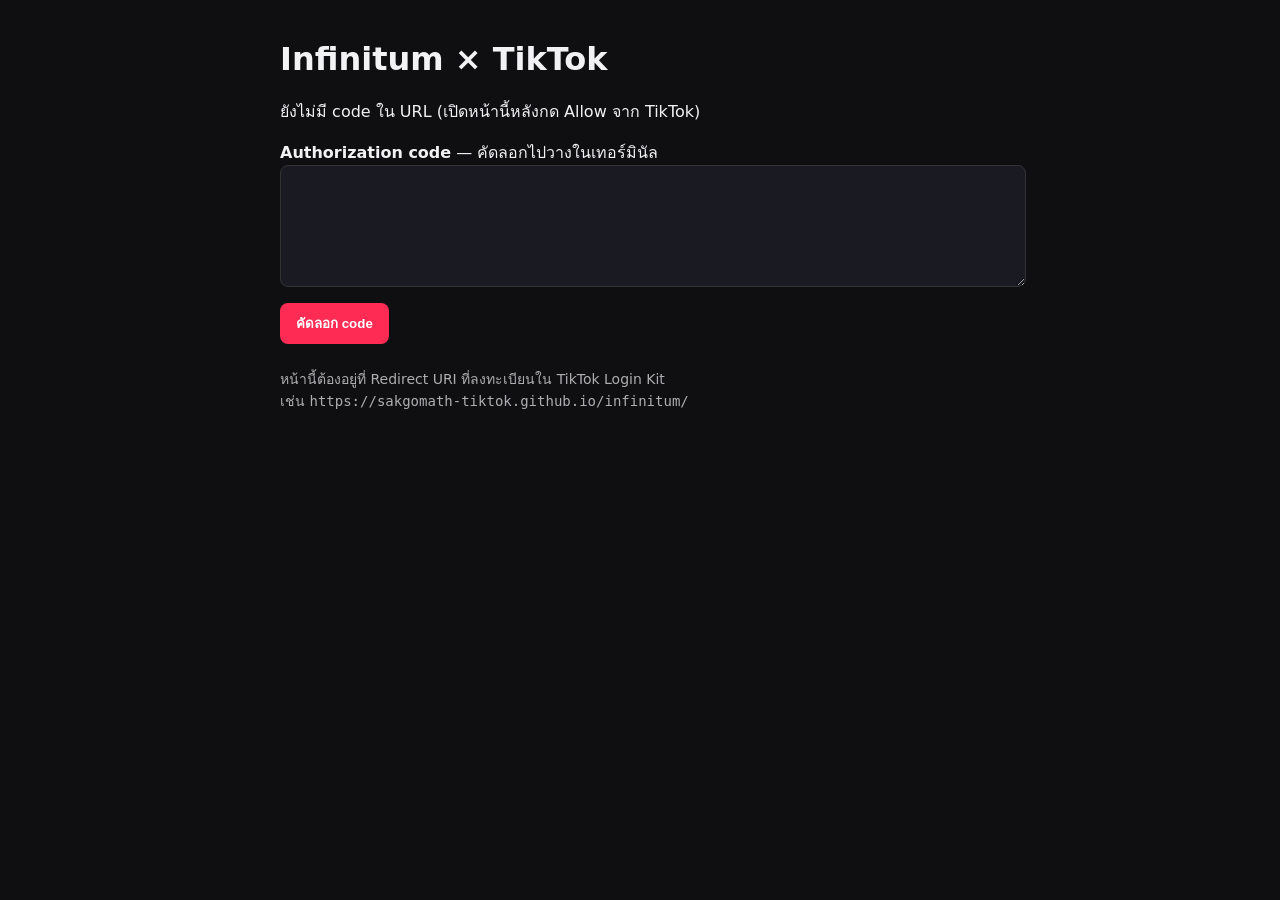
<file: index.html>
<!DOCTYPE html>
<html lang="th">
<head>
  <meta charset="utf-8" />
  <meta name="viewport" content="width=device-width, initial-scale=1" />
  <title>Infinitum — TikTok Auth Callback</title>
  <style>
    body {
      font-family: system-ui, sans-serif;
      max-width: 720px;
      margin: 40px auto;
      padding: 0 16px;
      background: #0f0f12;
      color: #f2f2f5;
    }
    code, textarea {
      font-family: ui-monospace, Consolas, monospace;
      word-break: break-all;
    }
    textarea {
      width: 100%;
      min-height: 96px;
      padding: 12px;
      border-radius: 8px;
      border: 1px solid #333;
      background: #1a1a22;
      color: #fff;
    }
    .ok { color: #6dffb0; }
    .err { color: #ff7b7b; }
    button {
      margin-top: 12px;
      padding: 10px 16px;
      border: 0;
      border-radius: 8px;
      background: #fe2c55;
      color: #fff;
      font-weight: 600;
      cursor: pointer;
    }
  </style>
</head>
<body>
  <h1>Infinitum × TikTok</h1>
  <p id="status">กำลังอ่าน authorization code...</p>
  <label for="codeBox"><strong>Authorization code</strong> — คัดลอกไปวางในเทอร์มินัล</label>
  <textarea id="codeBox" readonly></textarea>
  <button type="button" id="copyBtn">คัดลอก code</button>
  <p style="opacity:.7;margin-top:24px;font-size:14px">
    หน้านี้ต้องอยู่ที่ Redirect URI ที่ลงทะเบียนใน TikTok Login Kit<br />
    เช่น <code>https://sakgomath-tiktok.github.io/infinitum/</code>
  </p>
  <script>
    const params = new URLSearchParams(window.location.search);
    const code = params.get("code");
    const err = params.get("error");
    const desc = params.get("error_description") || "";
    const status = document.getElementById("status");
    const box = document.getElementById("codeBox");
    if (err) {
      status.className = "err";
      status.textContent = "Authorize ล้มเหลว: " + err + (desc ? " — " + desc : "");
    } else if (code) {
      status.className = "ok";
      status.textContent = "สำเร็จ — คัดลอก code ด้านล่าง แล้ววางในเทอร์มินัลที่รัน tiktok_auth.py";
      box.value = code;
    } else {
      status.textContent = "ยังไม่มี code ใน URL (เปิดหน้านี้หลังกด Allow จาก TikTok)";
    }
    document.getElementById("copyBtn").onclick = async () => {
      if (!box.value) return;
      await navigator.clipboard.writeText(box.value);
      status.textContent = "คัดลอกแล้ว — กลับไปวางในเทอร์มินัลได้";
      status.className = "ok";
    };
  </script>
</body>
</html>
</file>
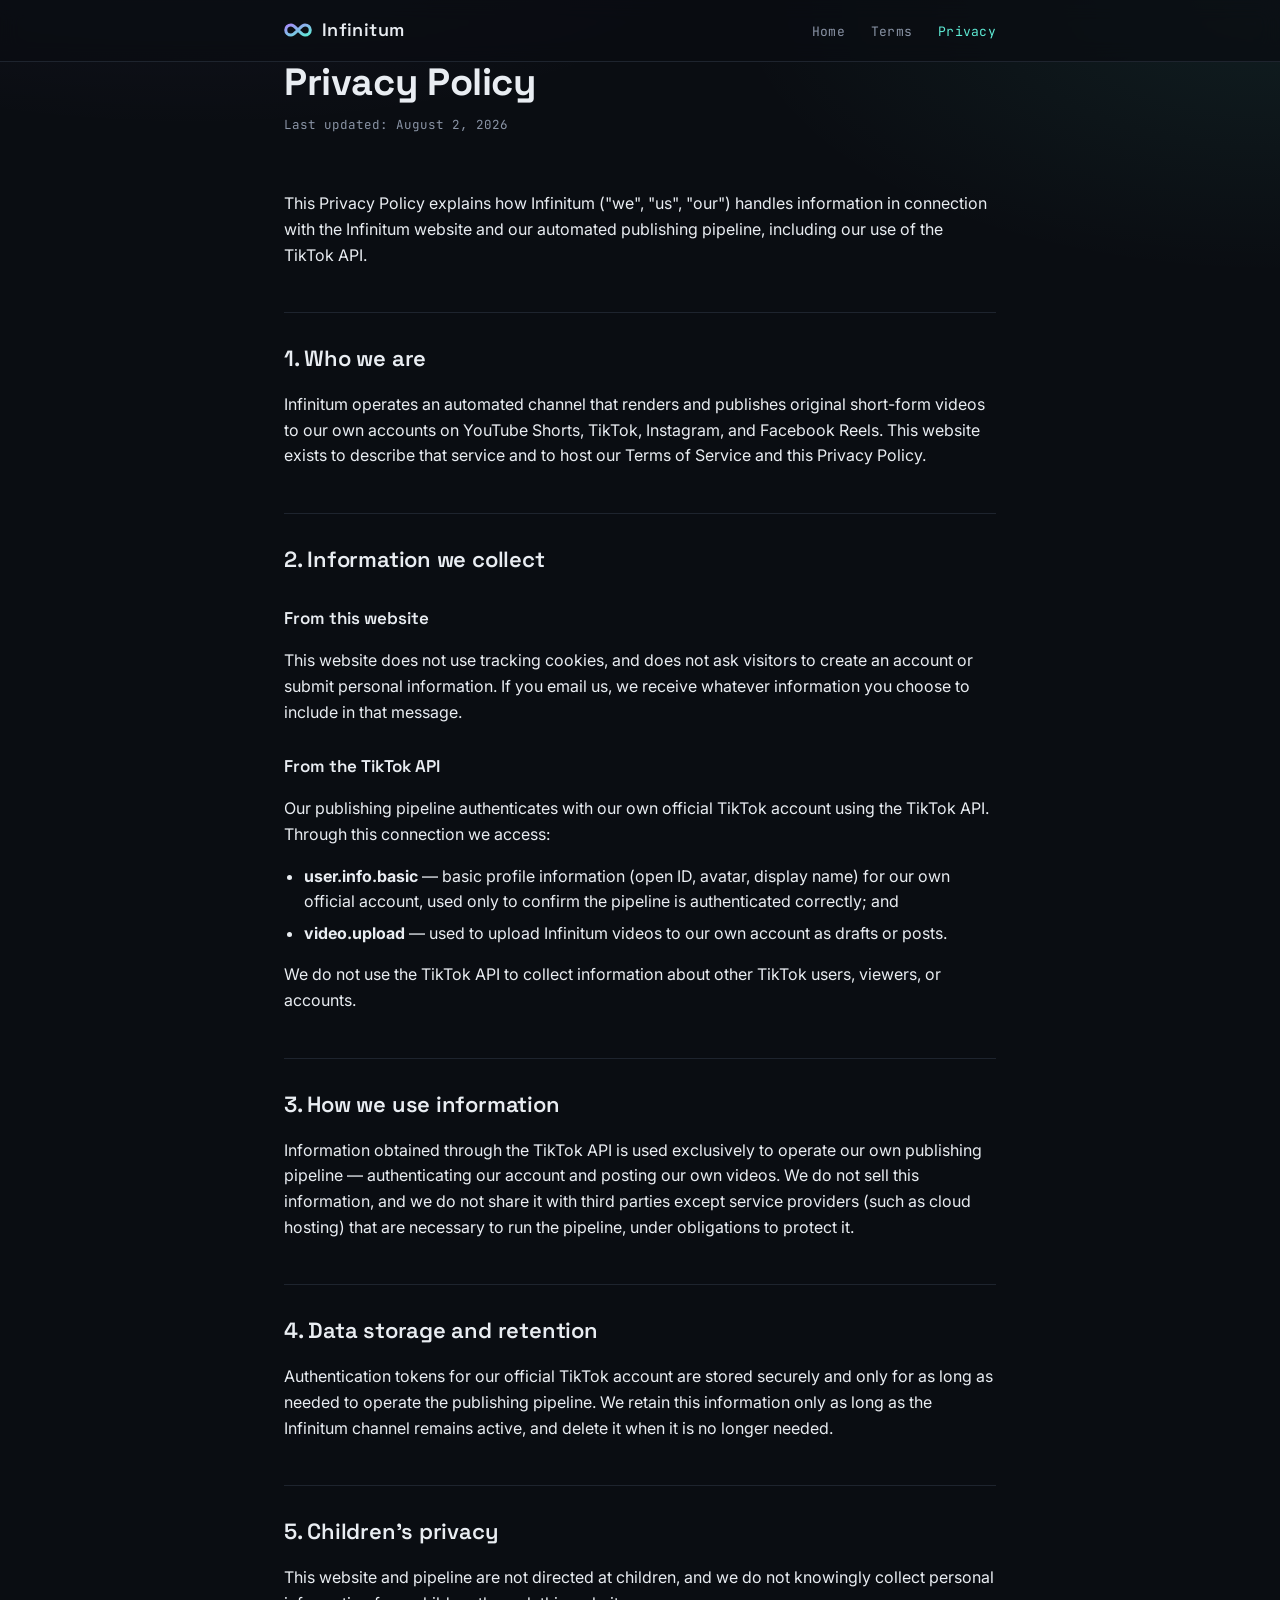
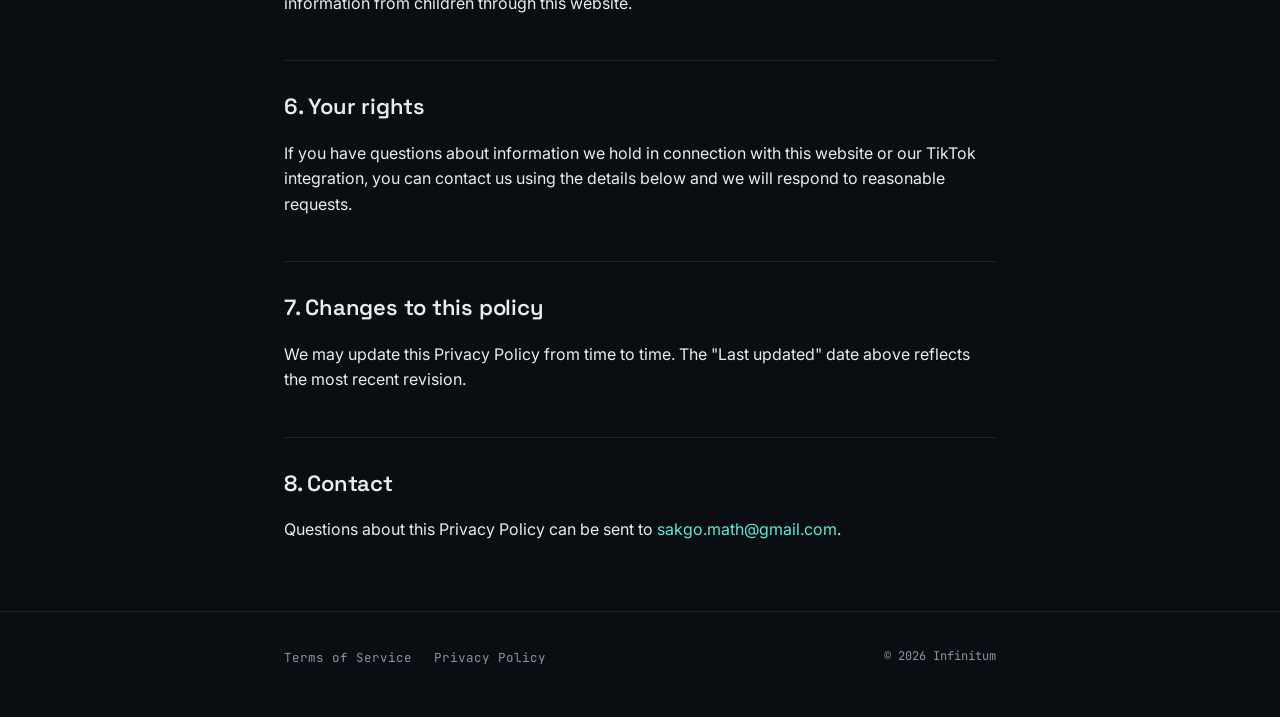
<file: privacy/index.html>
<!DOCTYPE html>
<html lang="en">
<head>
<meta charset="UTF-8">
<meta name="viewport" content="width=device-width, initial-scale=1.0">
<title>Infinitum</title>
<meta name="description" content="Privacy Policy for Infinitum.">
<link rel="icon" type="image/svg+xml" href="../favicon.svg">
<link rel="stylesheet" href="../style.css">
</head>
<body>

<header class="site">
  <div class="bar">
    <a class="brand" href="../index.html">
      <svg class="mark" viewBox="0 0 64 64" aria-hidden="true">
        <defs><linearGradient id="infGrad" x1="0%" y1="0%" x2="100%" y2="100%">
          <stop offset="0%" stop-color="#A78BFA"/><stop offset="100%" stop-color="#5EEAD4"/>
        </linearGradient></defs>
        <path class="loop" d="M4 32c0-6.5 5.3-11.5 12-11.5s10.4 6 16 11.5c5.6 5.5 9.3 11.5 16 11.5s12-5 12-11.5-5.3-11.5-12-11.5-10.4 6-16 11.5C26.4 37.5 22.7 43.5 16 43.5S4 38.5 4 32z"/>
      </svg>
      Infinitum
    </a>
    <nav class="site">
      <a href="../index.html">Home</a>
      <a href="../terms/">Terms</a>
      <a href="../privacy/" class="current">Privacy</a>
    </nav>
  </div>
</header>

<main class="wrap legal">
  <h1>Privacy Policy</h1>
  <p class="updated">Last updated: August 2, 2026</p>

  <section>
    <p>This Privacy Policy explains how Infinitum ("we", "us", "our") handles information in connection with the Infinitum website and our automated publishing pipeline, including our use of the TikTok API.</p>
  </section>

  <section>
    <h2>1. Who we are</h2>
    <p>Infinitum operates an automated channel that renders and publishes original short-form videos to our own accounts on YouTube Shorts, TikTok, Instagram, and Facebook Reels. This website exists to describe that service and to host our Terms of Service and this Privacy Policy.</p>
  </section>

  <section>
    <h2>2. Information we collect</h2>
    <h3>From this website</h3>
    <p>This website does not use tracking cookies, and does not ask visitors to create an account or submit personal information. If you email us, we receive whatever information you choose to include in that message.</p>
    <h3>From the TikTok API</h3>
    <p>Our publishing pipeline authenticates with our own official TikTok account using the TikTok API. Through this connection we access:</p>
    <ul>
      <li><strong>user.info.basic</strong> — basic profile information (open ID, avatar, display name) for our own official account, used only to confirm the pipeline is authenticated correctly; and</li>
      <li><strong>video.upload</strong> — used to upload Infinitum videos to our own account as drafts or posts.</li>
    </ul>
    <p>We do not use the TikTok API to collect information about other TikTok users, viewers, or accounts.</p>
  </section>

  <section>
    <h2>3. How we use information</h2>
    <p>Information obtained through the TikTok API is used exclusively to operate our own publishing pipeline — authenticating our account and posting our own videos. We do not sell this information, and we do not share it with third parties except service providers (such as cloud hosting) that are necessary to run the pipeline, under obligations to protect it.</p>
  </section>

  <section>
    <h2>4. Data storage and retention</h2>
    <p>Authentication tokens for our official TikTok account are stored securely and only for as long as needed to operate the publishing pipeline. We retain this information only as long as the Infinitum channel remains active, and delete it when it is no longer needed.</p>
  </section>

  <section>
    <h2>5. Children's privacy</h2>
    <p>This website and pipeline are not directed at children, and we do not knowingly collect personal information from children through this website.</p>
  </section>

  <section>
    <h2>6. Your rights</h2>
    <p>If you have questions about information we hold in connection with this website or our TikTok integration, you can contact us using the details below and we will respond to reasonable requests.</p>
  </section>

  <section>
    <h2>7. Changes to this policy</h2>
    <p>We may update this Privacy Policy from time to time. The "Last updated" date above reflects the most recent revision.</p>
  </section>

  <section>
    <h2>8. Contact</h2>
    <p>Questions about this Privacy Policy can be sent to <a href="mailto:sakgo.math@gmail.com">sakgo.math@gmail.com</a>.</p>
  </section>
</main>

<footer class="site">
  <div class="bar">
    <div class="links">
      <a href="../terms/">Terms of Service</a>
      <a href="../privacy/">Privacy Policy</a>
    </div>
    <div class="copy">© 2026 Infinitum</div>
  </div>
</footer>

</body>
</html>
</file>
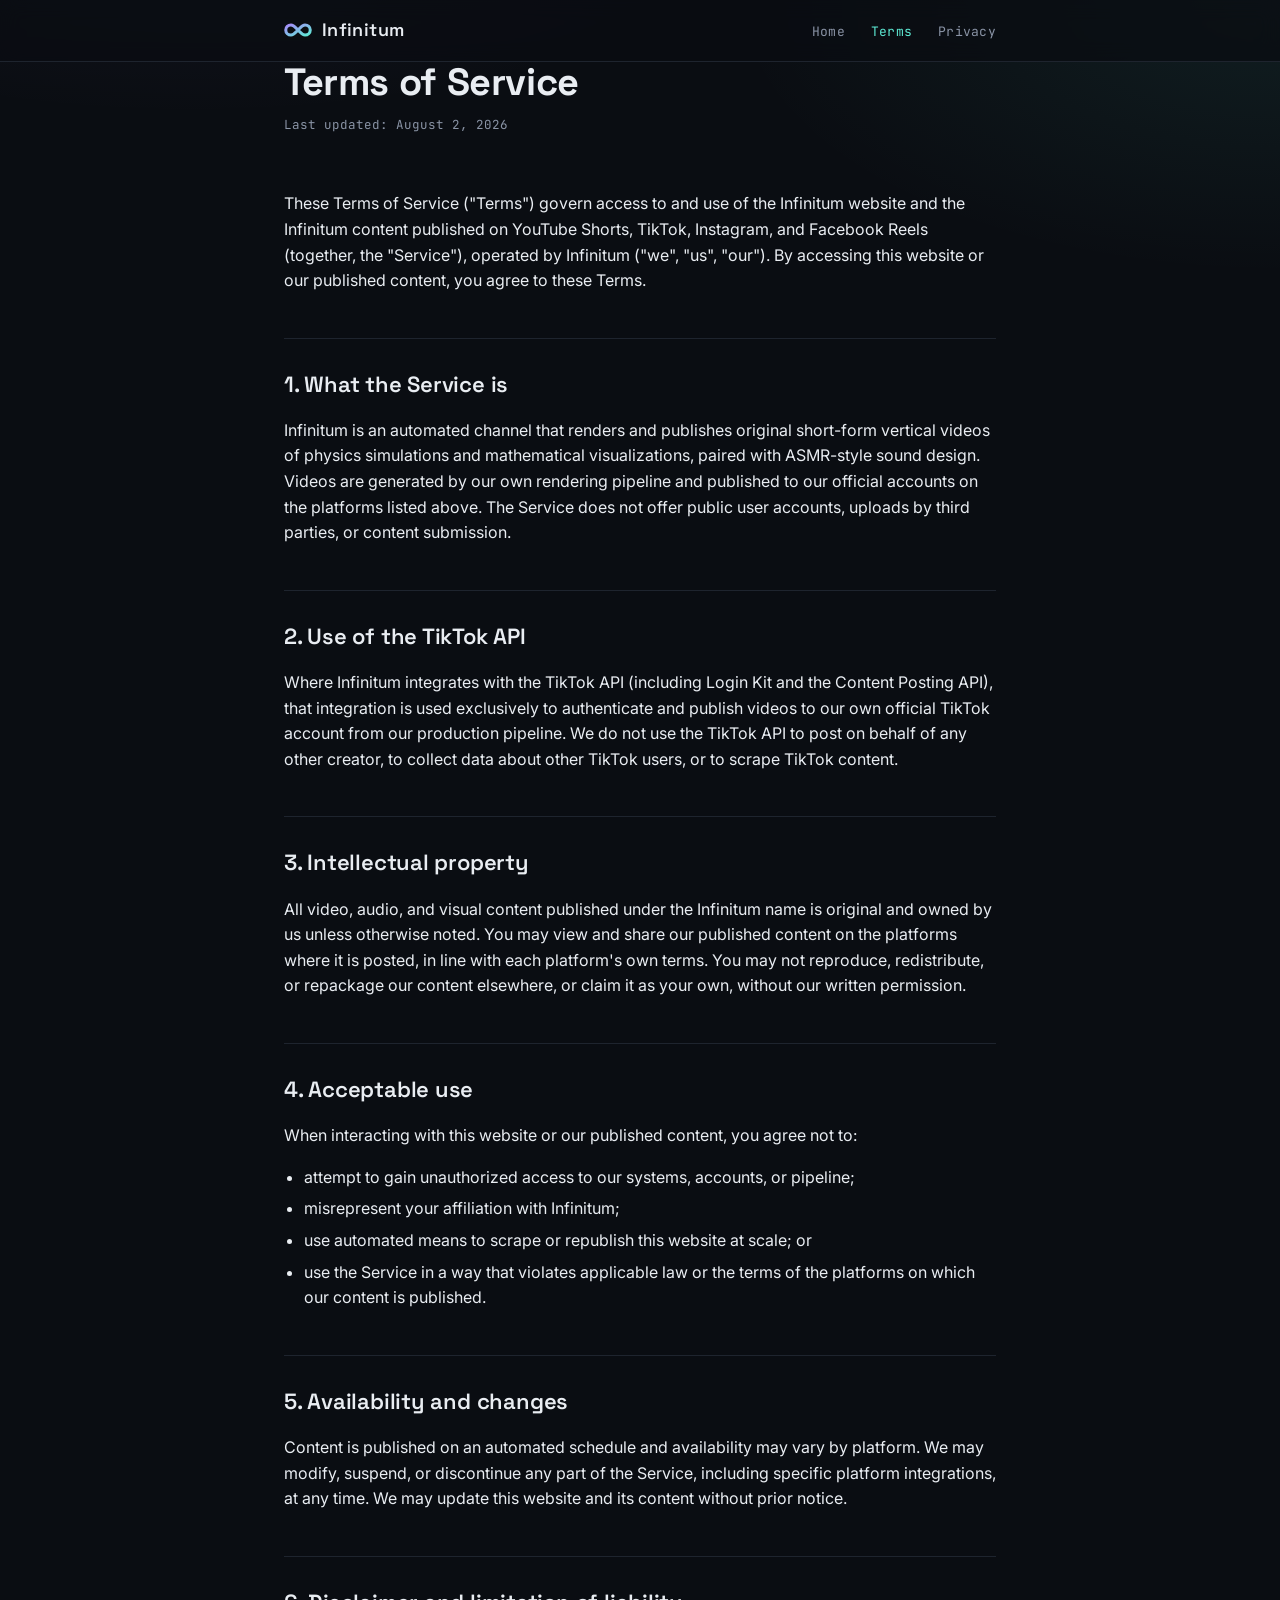
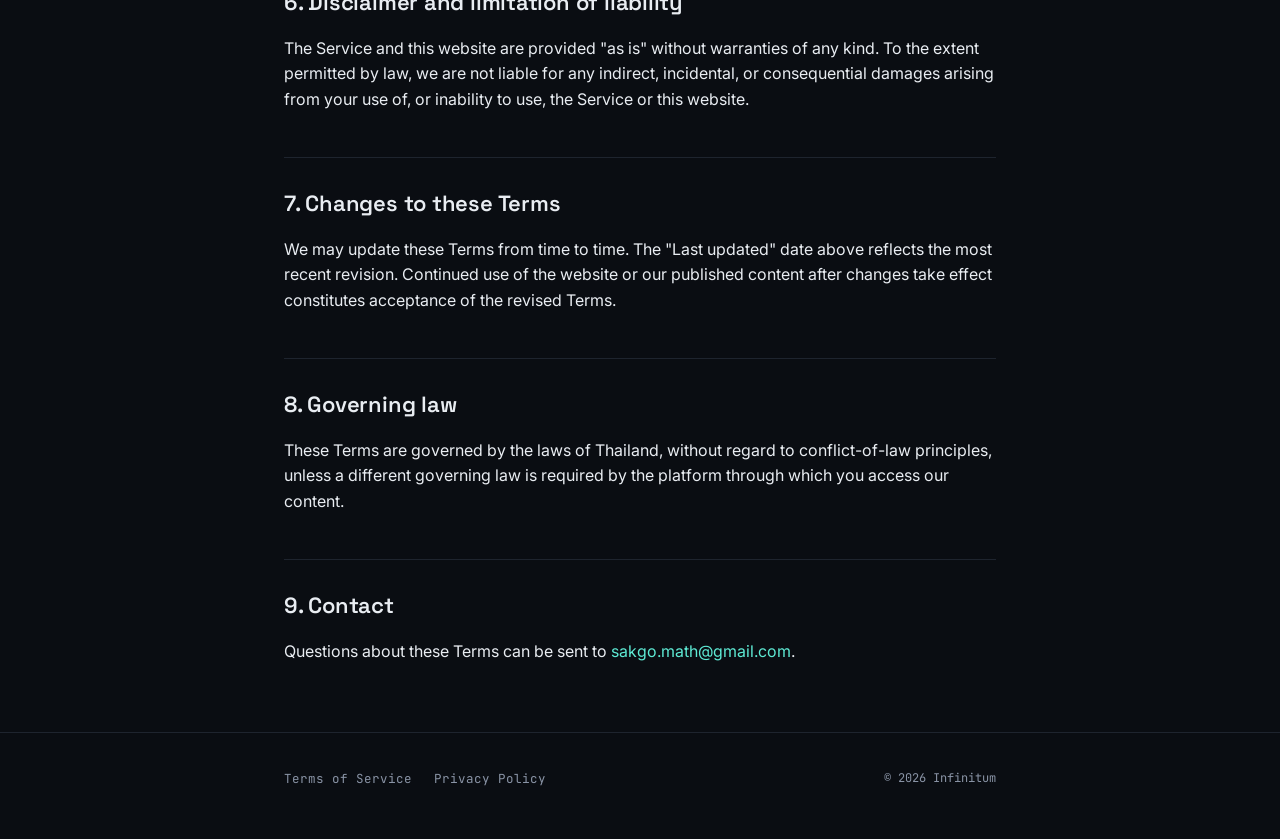
<file: terms/index.html>
<!DOCTYPE html>
<html lang="en">
<head>
<meta charset="UTF-8">
<meta name="viewport" content="width=device-width, initial-scale=1.0">
<title>Infinitum</title>
<meta name="description" content="Terms of Service for Infinitum.">
<link rel="icon" type="image/svg+xml" href="../favicon.svg">
<link rel="stylesheet" href="../style.css">
</head>
<body>

<header class="site">
  <div class="bar">
    <a class="brand" href="../index.html">
      <svg class="mark" viewBox="0 0 64 64" aria-hidden="true">
        <defs><linearGradient id="infGrad" x1="0%" y1="0%" x2="100%" y2="100%">
          <stop offset="0%" stop-color="#A78BFA"/><stop offset="100%" stop-color="#5EEAD4"/>
        </linearGradient></defs>
        <path class="loop" d="M4 32c0-6.5 5.3-11.5 12-11.5s10.4 6 16 11.5c5.6 5.5 9.3 11.5 16 11.5s12-5 12-11.5-5.3-11.5-12-11.5-10.4 6-16 11.5C26.4 37.5 22.7 43.5 16 43.5S4 38.5 4 32z"/>
      </svg>
      Infinitum
    </a>
    <nav class="site">
      <a href="../index.html">Home</a>
      <a href="../terms/" class="current">Terms</a>
      <a href="../privacy/">Privacy</a>
    </nav>
  </div>
</header>

<main class="wrap legal">
  <h1>Terms of Service</h1>
  <p class="updated">Last updated: August 2, 2026</p>

  <section>
    <p>These Terms of Service ("Terms") govern access to and use of the Infinitum website and the Infinitum content published on YouTube Shorts, TikTok, Instagram, and Facebook Reels (together, the "Service"), operated by Infinitum ("we", "us", "our"). By accessing this website or our published content, you agree to these Terms.</p>
  </section>

  <section>
    <h2>1. What the Service is</h2>
    <p>Infinitum is an automated channel that renders and publishes original short-form vertical videos of physics simulations and mathematical visualizations, paired with ASMR-style sound design. Videos are generated by our own rendering pipeline and published to our official accounts on the platforms listed above. The Service does not offer public user accounts, uploads by third parties, or content submission.</p>
  </section>

  <section>
    <h2>2. Use of the TikTok API</h2>
    <p>Where Infinitum integrates with the TikTok API (including Login Kit and the Content Posting API), that integration is used exclusively to authenticate and publish videos to our own official TikTok account from our production pipeline. We do not use the TikTok API to post on behalf of any other creator, to collect data about other TikTok users, or to scrape TikTok content.</p>
  </section>

  <section>
    <h2>3. Intellectual property</h2>
    <p>All video, audio, and visual content published under the Infinitum name is original and owned by us unless otherwise noted. You may view and share our published content on the platforms where it is posted, in line with each platform's own terms. You may not reproduce, redistribute, or repackage our content elsewhere, or claim it as your own, without our written permission.</p>
  </section>

  <section>
    <h2>4. Acceptable use</h2>
    <p>When interacting with this website or our published content, you agree not to:</p>
    <ul>
      <li>attempt to gain unauthorized access to our systems, accounts, or pipeline;</li>
      <li>misrepresent your affiliation with Infinitum;</li>
      <li>use automated means to scrape or republish this website at scale; or</li>
      <li>use the Service in a way that violates applicable law or the terms of the platforms on which our content is published.</li>
    </ul>
  </section>

  <section>
    <h2>5. Availability and changes</h2>
    <p>Content is published on an automated schedule and availability may vary by platform. We may modify, suspend, or discontinue any part of the Service, including specific platform integrations, at any time. We may update this website and its content without prior notice.</p>
  </section>

  <section>
    <h2>6. Disclaimer and limitation of liability</h2>
    <p>The Service and this website are provided "as is" without warranties of any kind. To the extent permitted by law, we are not liable for any indirect, incidental, or consequential damages arising from your use of, or inability to use, the Service or this website.</p>
  </section>

  <section>
    <h2>7. Changes to these Terms</h2>
    <p>We may update these Terms from time to time. The "Last updated" date above reflects the most recent revision. Continued use of the website or our published content after changes take effect constitutes acceptance of the revised Terms.</p>
  </section>

  <section>
    <h2>8. Governing law</h2>
    <p>These Terms are governed by the laws of Thailand, without regard to conflict-of-law principles, unless a different governing law is required by the platform through which you access our content.</p>
  </section>

  <section>
    <h2>9. Contact</h2>
    <p>Questions about these Terms can be sent to <a href="mailto:sakgo.math@gmail.com">sakgo.math@gmail.com</a>.</p>
  </section>
</main>

<footer class="site">
  <div class="bar">
    <div class="links">
      <a href="../terms/">Terms of Service</a>
      <a href="../privacy/">Privacy Policy</a>
    </div>
    <div class="copy">© 2026 Infinitum</div>
  </div>
</footer>

</body>
</html>
</file>
<file: style.css>
@import url('https://fonts.googleapis.com/css2?family=Space+Grotesk:wght@400;500;600;700&family=Inter:wght@400;500;600&family=JetBrains+Mono:wght@400;500&display=swap');

:root{
  --bg:#0A0D12;
  --panel:#10141B;
  --panel-2:#141A23;
  --line:#1E242E;
  --text:#E9EDF2;
  --muted:#8A94A6;
  --violet:#A78BFA;
  --cyan:#5EEAD4;
  --grad: linear-gradient(120deg, var(--violet), var(--cyan));
  --maxw: 760px;
}

*{box-sizing:border-box;}
html{scroll-behavior:smooth;}

body{
  margin:0;
  background:
    radial-gradient(1200px 600px at 15% -10%, rgba(167,139,250,0.10), transparent 60%),
    radial-gradient(1000px 500px at 100% 0%, rgba(94,234,212,0.08), transparent 55%),
    var(--bg);
  color:var(--text);
  font-family:'Inter', system-ui, sans-serif;
  line-height:1.6;
  -webkit-font-smoothing:antialiased;
}

@media (prefers-reduced-motion: reduce){
  *{animation-duration:0.001ms !important; animation-iteration-count:1 !important; transition-duration:0.001ms !important;}
}

a{color:var(--cyan); text-decoration:none;}
a:hover{text-decoration:underline;}
a:focus-visible, button:focus-visible{outline:2px solid var(--cyan); outline-offset:3px;}

.wrap{max-width:var(--maxw); margin:0 auto; padding:0 24px;}

/* Header */
header.site{
  border-bottom:1px solid var(--line);
  position:sticky; top:0; z-index:10;
  backdrop-filter:blur(10px);
  background:rgba(10,13,18,0.75);
}
header.site .bar{
  display:flex; align-items:center; justify-content:space-between;
  padding:16px 24px; max-width:var(--maxw); margin:0 auto;
}
.brand{display:flex; align-items:center; gap:10px; font-family:'Space Grotesk', sans-serif; font-weight:600; font-size:18px; letter-spacing:0.02em; color:var(--text);}
.brand:hover{text-decoration:none;}
.mark{width:28px; height:28px; display:block;}
nav.site a{
  color:var(--muted); font-family:'JetBrains Mono', monospace; font-size:13px;
  margin-left:22px; letter-spacing:0.02em;
}
nav.site a:hover{color:var(--text); text-decoration:none;}
nav.site a.current{color:var(--cyan);}

/* Hero */
.hero{padding:88px 0 56px; text-align:center;}
.hero .mark-big{width:96px; height:96px; margin:0 auto 28px;}
.eyebrow{
  font-family:'JetBrains Mono', monospace; font-size:12px; letter-spacing:0.16em;
  text-transform:uppercase; color:var(--cyan); margin:0 0 14px;
}
h1{
  font-family:'Space Grotesk', sans-serif; font-weight:700;
  font-size:clamp(36px, 6vw, 56px); line-height:1.08; margin:0 0 18px; letter-spacing:-0.01em;
}
.lede{color:var(--muted); font-size:18px; max-width:560px; margin:0 auto;}

/* Sections */
section{padding:48px 0;}
section + section{border-top:1px solid var(--line);}
h2{
  font-family:'Space Grotesk', sans-serif; font-size:22px; font-weight:600;
  margin:0 0 16px; letter-spacing:-0.01em;
}
h3{font-family:'Space Grotesk', sans-serif; font-size:17px; font-weight:600; margin:28px 0 10px;}
p{color:var(--text);}
p.muted{color:var(--muted);}

.grid-tags{display:flex; flex-wrap:wrap; gap:10px; margin-top:8px;}
.tag{
  font-family:'JetBrains Mono', monospace; font-size:12.5px; color:var(--text);
  border:1px solid var(--line); background:var(--panel); padding:8px 12px; border-radius:8px;
}

.callout{
  background:var(--panel); border:1px solid var(--line); border-radius:12px;
  padding:20px 22px; margin-top:8px;
}
.callout p:last-child{margin-bottom:0;}

/* Legal pages */
.legal h1{font-size:clamp(28px,5vw,38px); text-align:left;}
.legal .updated{font-family:'JetBrains Mono', monospace; font-size:12.5px; color:var(--muted); margin-top:-6px;}
.legal section{padding:28px 0;}
.legal ul{padding-left:20px; color:var(--text);}
.legal li{margin:6px 0;}

/* Footer */
footer.site{
  border-top:1px solid var(--line); padding:32px 0 48px; margin-top:24px;
}
footer.site .bar{
  max-width:var(--maxw); margin:0 auto; padding:0 24px;
  display:flex; flex-wrap:wrap; gap:10px 24px; align-items:center; justify-content:space-between;
}
footer.site .links a{font-family:'JetBrains Mono', monospace; font-size:12.5px; color:var(--muted); margin-right:18px;}
footer.site .links a:hover{color:var(--text); text-decoration:none;}
footer.site .copy{font-family:'JetBrains Mono', monospace; font-size:12px; color:var(--muted);}

/* Infinity mark animation */
.loop{stroke:url(#infGrad); fill:none; stroke-width:7; stroke-linecap:round;
  stroke-dasharray:260; stroke-dashoffset:0;
  animation:draw 5s linear infinite;
}
@keyframes draw{
  0%{stroke-dashoffset:0;}
  100%{stroke-dashoffset:520;}
}
</file>
